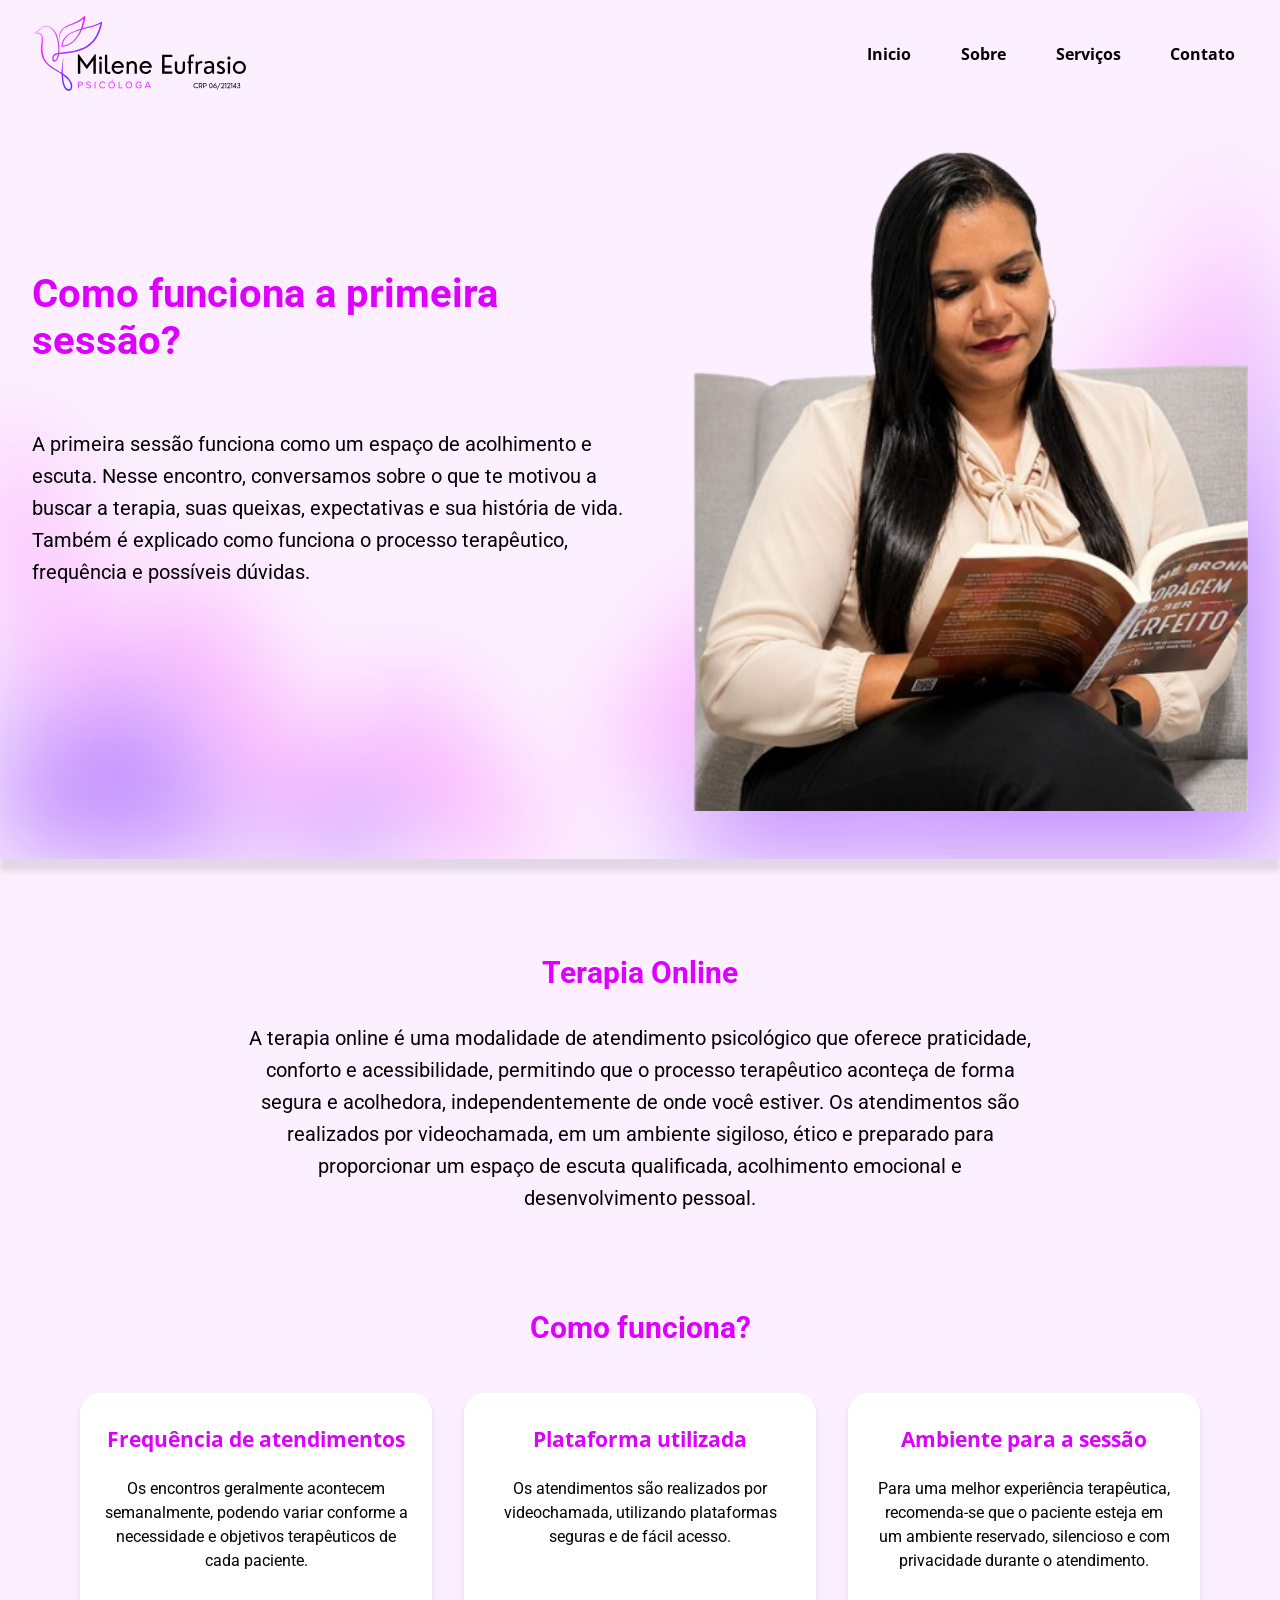
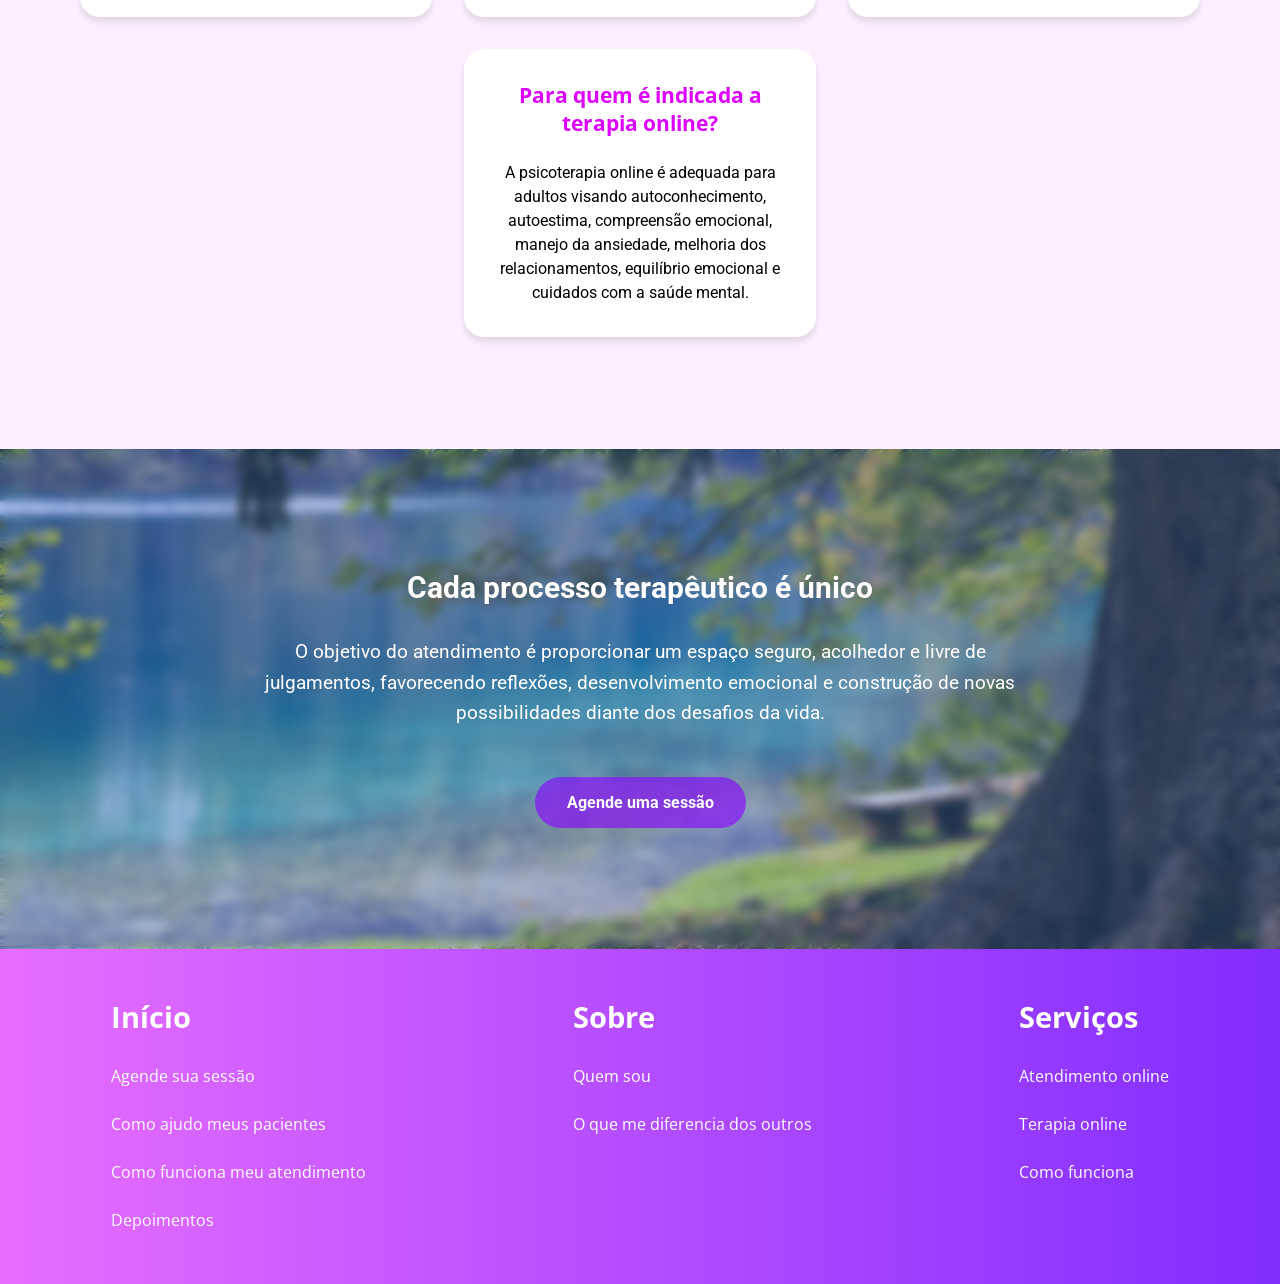
<file: servicos.html>
<!DOCTYPE html>
<html lang="pt-br">

<head>
    <meta charset="UTF-8">
    <meta name="viewport" content="width=device-width, initial-scale=1.0">
    <title> Projeto Integrador</title>

    <link rel="stylesheet" href="assets/css/servicos.css">

</head>
 
<body>
    <header class="cabecalho">
        <nav class="cabecalho__layout">
            <img src="assets/imgs/logotipo.svg" alt='Imagem de passarinho com o seguinte nome: "Milene Eufrasio".' width="220" height="80">
            <ul class="cabecalho__navegacao">
                <li><a href="index.html">Inicio</a></li>
                <li><a href="sobre.html">Sobre</a></li>
                <li><a href="servicos.html">Serviços</a></li>
                <li><a href="contato.html">Contato</a></li>
            </ul>
            <div class="cabecalho__botao"></div>
        </nav>
    </header> 
    <main>
        <div class="principal">
            <div class="inform">
                <h1> Como funciona a primeira sessão?</h1>
                <p>
                    A primeira sessão funciona como um espaço de acolhimento e escuta. Nesse encontro, conversamos
                    sobre o que te motivou a buscar a terapia, suas queixas, expectativas e sua história de vida. <br>
                    Também é explicado como funciona o processo terapêutico, frequência e possíveis dúvidas.
                </p>
            </div>
              <img class="esquerdo" src="assets/imgs/efeitoEsquerdo.svg" alt="efeitobackground">
              <img class="direito"  src="assets/imgs/efeitoDireito.svg" alt="efeitobackground">
            <img class="imgprincipal" src="assets/imgs/imgServicos.png">
        </div>


        <article class=" terapia">

            <h2>Terapia Online</h2>

            <p class="largura">A terapia online é uma modalidade de atendimento psicológico que oferece praticidade, conforto e
                acessibilidade, permitindo que o processo terapêutico aconteça de forma segura e acolhedora,
                independentemente de onde você estiver.  Os atendimentos são realizados por videochamada, em um ambiente
                sigiloso, ético e preparado para proporcionar um espaço de escuta qualificada, acolhimento emocional e
                desenvolvimento pessoal.</p>
            
        </article>

        <article class="cards">
            <h2> Como funciona? </h2>
            <div class="container">
                <article class="card">
                    <h3>Frequência de atendimentos</h3>
                    <p>Os encontros geralmente acontecem semanalmente, podendo variar conforme a necessidade e
                        objetivos
                        terapêuticos de cada paciente.</p>
                </article>

                <article class="card">
                    <h3>Plataforma utilizada</h3>
                    <p>Os atendimentos são realizados por videochamada, utilizando plataformas seguras e de fácil
                        acesso.
                    </p>
                </article>

                <article class="card">
                    <h3>Ambiente para a sessão</h3>
                    <p>Para uma melhor experiência terapêutica, recomenda-se que o paciente esteja em um ambiente
                        reservado,
                        silencioso e com privacidade durante o atendimento.</p>
                </article>

                <article class="card">
                    <h3>Para quem é indicada a terapia online?</h3>
                    <p>A psicoterapia online é adequada para adultos visando autoconhecimento, autoestima,
                        compreensão
                        emocional, manejo da ansiedade, melhoria dos relacionamentos, equilíbrio emocional e
                        cuidados
                        com a
                        saúde mental.</p>
                </article>

            </div>
        </article>


        <article class="banner">
            <div class="interno">
                <div>
                    <h2>Cada processo terapêutico é único</h2>

                    <p>O objetivo do atendimento é proporcionar um espaço seguro, acolhedor e livre de julgamentos,
                        favorecendo
                        reflexões, desenvolvimento emocional e construção de novas possibilidades diante dos desafios da
                        vida.
                    </p>
                    <a href="">Agende uma sessão</a>
                </div>
            </div>
           
        </article>
        
        
    </main>
    
    <footer class="rodape">
        
            <ul>
                
                <li>
                    <h2>Início</h2>
                </li>
                
                <li><a href="">Agende sua sessão</a></li>
                <li><a href="">Como ajudo meus pacientes</a></li>
                <li><a href="">Como funciona meu atendimento</a></li>
                <li><a href="">Depoimentos</a></li>
            </ul>
            
            <ul>
                
                <li>
                    <h2>Sobre</h2>
                </li>
                
                <li><a href="">Quem sou </a></li>
                <li><a href="">O que me diferencia dos outros</a></li>
                
            </ul>
            
            <ul>
                
                <li>
                    <h2>Serviços</h2>
                </li>
                <li><a href="">Atendimento online</a></li>
                <li><a href="">Terapia online</a></li>
                <li><a href="">Como funciona</a></li>
                
            </ul>

    </footer>
    
    
    <script src="assets/js/script.js"></script>
</body>

</html>
</file>
<file: assets/css/servicos.css>
@import url(variaveis.css);
@import url(animacoes.css);
@import url(componentes.css);
@import url('https://fonts.googleapis.com/css2?family=Roboto:ital,wght@0,100..900;1,100..900&display=swap');


*,
*::after,
*::before {
    margin: 0;
    padding: 0; 
    box-sizing: border-box;
}


img {
    max-width: 100%;
    height: auto;
}

body {
    background-color: #FCEFFF;
    font-family: var(--tipografia, 'Roboto', sans-serif); 
    overflow-x: hidden; /* Evita rolagem horizontal acidental */
}

h1,
h2,
h3 {
    color: #DD00FF;
}

h2 {
    font-size: 1.87rem;
    text-align: center;
}


.cabecalho__layout {
    display: flex;
    justify-content: space-between;
    align-items: center;
    padding: 1rem 2rem;
    flex-wrap: wrap;
}

.cabecalho__navegacao {
    display: flex;
    gap: 1.5rem;
    list-style: none;
    flex-wrap: wrap;
}

.cabecalho__navegacao a {
    text-decoration: none;
    color: #333;
    font-weight: bold;
}


main {
    font-family: 'Roboto', sans-serif;
}

main h1 {
    font-size: 2.5rem;
    margin-block-end: 2rem;
}


.principal {
    margin-inline: auto;
    display: flex;
    align-items: center;
    justify-content: space-between;
    gap: 2rem;
    padding: 3rem 2rem;
    min-height: 600px; 
    position: relative;
    box-shadow: rgba(0, 0, 0, 0.100) 0px 12px 6px;
    border-radius: 0px;
    overflow: hidden;
    flex-wrap: wrap; 
}

.principal .esquerdo,
.principal .direito {
    position: absolute;
    bottom: 0;
    z-index: -1;
    filter: blur(50px);
}

.principal .esquerdo { left: 0; }
.principal .direito { right: 0; }

.principal .inform {
    flex: 1 1 400px; 
    text-align: left;
    display: flex;
    flex-direction: column;
    gap: 2rem;
}

.principal .inform p {
    font-size: 1.25rem;
    line-height: 1.6;
}

.principal .imgprincipal {
    flex: 1 1 400px;
    display: flex;
    justify-content: center;
}

/* Terapia Online */
.terapia {
    margin-top: 6rem;
    text-align: center;
    font-size: 1.25rem;
    padding: 0 2rem;
}

.terapia p {
    max-width: 800px; 
    margin-inline: auto;
    line-height: 1.6;
}

.terapia h2 {
    margin-bottom: 2rem;
}


.cards {
    display: flex;
    flex-direction: column;
    margin-top: 6rem;
    max-width: 1200px;
    margin-inline: auto;
    padding: 0 2rem;
}

.cards h2 {
    margin-bottom: 3rem;
}

.container {
    display: flex;
    flex-wrap: wrap;
    justify-content: center;
    gap: 2rem;
}

.card {
    display: flex;
    flex-direction: column;
    justify-content: flex-start;
    align-items: center;
    text-align: center;
    padding: 2rem 1.5rem;
    width: 100%; 
    max-width: 22rem; 
    min-height: 14rem; 
    background-color: white;
    box-shadow: rgba(0, 0, 0, 0.100) 0px 5px 6px;
    border-radius: 20px;
    gap: 1.5rem;
}

.card h3 {
    font-family: 'Open Sans', sans-serif;
    font-size: 1.3rem;
}

.card p {
    font-family: 'Roboto', sans-serif;
    font-size: 1rem;
    font-weight: 400;
    width: 100%; /* Removida a largura fixa de 25rem que quebrava o card */
    line-height: 1.5;
}

/* Banner */
.banner {
    background-size: cover;
    background-repeat: no-repeat;
    background-position: center;
    background-image: url(../imgs/imgServicosFundo.jpg);
    min-height: 500px; /* Flexibilidade de altura */
    position: relative;
    margin-block-start: 7rem;
    z-index: 0;
    display: flex;
    align-items: center;
    justify-content: center;
    padding: 2rem;
}

.banner::before {
    content: "";
    position: absolute;
    inset: 0;
    background-color: rgba(98, 166, 255, 0.30);
    z-index: 1;
    backdrop-filter: blur(5px);
}

.interno {
    text-align: center;
    position: relative;
    z-index: 2;
    color: white;
    width: 100%;
    max-width: 800px;
}

.interno h2 {
    color: white;
    margin-block-end: 2rem;
}

.interno p {
    font-size: 1.2rem;
    line-height: 1.6;
    margin-bottom: 3rem;
}

.interno a {
    text-decoration: none;
    color: white;
    background-color: #8a04ff9f;
    padding: 1rem 2rem; /* Substituído o line-height de 15rem por padding */
    border-radius: 3rem;
    font-weight: bold;
    display: inline-block;
    transition: background-color 0.3s;
}

.interno a:hover {
    background-color: #DD00FF;
}

/* --- RODAPÉ --- */
.rodape {
    padding: 3rem 2rem;
    display: flex;
    flex-wrap: wrap; /* Permite que as colunas desçam em telas menores */
    justify-content: space-around;
    gap: 3rem;
    background-image: linear-gradient(to right, #E76DFF, #812DFF);
}

.rodape ul {
    display: flex;
    flex-direction: column;
    gap: 1rem;
    list-style-type: none;
}

.rodape h2 {
    color: white;
    font-size: 1.8rem;
    text-align: left;
    margin-bottom: 0.5rem;
}

.rodape a {
    color: white;
    font-size: 1rem;
    text-decoration: none;
    transition: opacity 0.3s;
}

.rodape a:hover {
    opacity: 0.8;
}

/* ========================================= */
/* MEDIA QUERIES (RESPONSIVIDADE PARA MOBILE) */
/* ========================================= */

@media (max-width: 768px) {
    /* Navegação vira uma coluna centralizada */
    .cabecalho__layout {
        flex-direction: column;
        gap: 1.5rem;
    }
    
    .cabecalho__navegacao {
        justify-content: center;
    }

    /* O banner principal empilha a imagem e o texto */
    .principal {
        flex-direction: column;
        text-align: center;
        padding-top: 10rem;
    }

    .principal .inform {
        text-align: center;
    }

    main h1 {
        font-size: 2rem;
    }

    .terapia p {
        max-width: 100%;
    }

    /* Reduz espaços gerais */
    .terapia, .cards, .banner {
        margin-top: 4rem;
    }

    /* Rodapé empilha em uma única coluna */
    .rodape {
        flex-direction: column;
        align-items: center;
        text-align: center;
    }

    .rodape ul {
        align-items: center;
    }

    .rodape h2 {
        text-align: center;
    }
}
</file>
